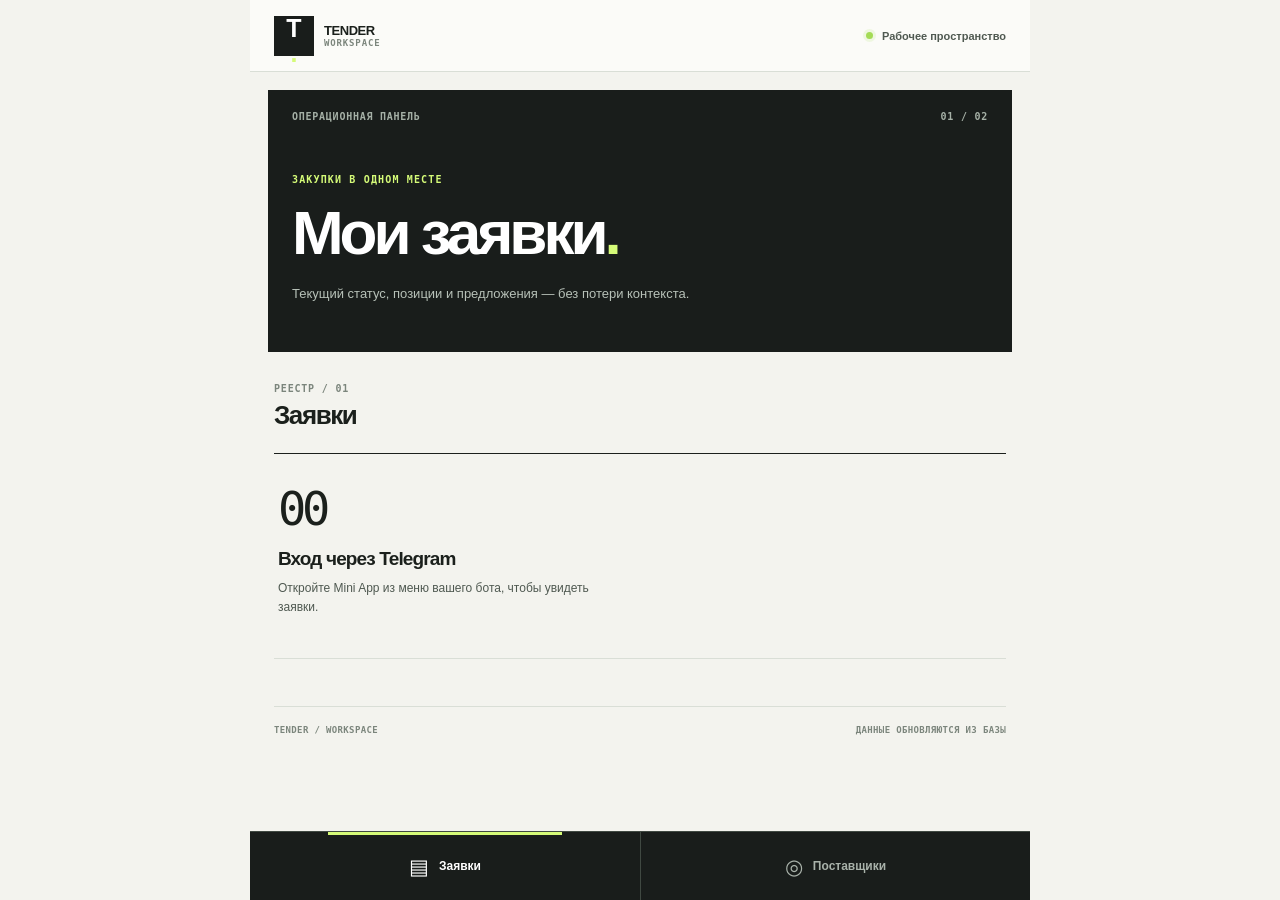
<file: mini_app/index.html>
<!doctype html>
<html lang="ru">
<head>
  <meta charset="utf-8">
  <meta name="viewport" content="width=device-width,initial-scale=1,viewport-fit=cover">
  <meta name="theme-color" content="#191d1b">
  <title>Tender — рабочее пространство</title>
  <link rel="stylesheet" href="./app.css?v=20261019-account-1">
  <script src="https://telegram.org/js/telegram-web-app.js"></script>
  <script defer src="./app.js?v=20261019-account-1"></script>
</head>
<body>
  <div class="shell">
    <header class="topbar">
      <div class="brand" aria-label="Tender">
        <span class="brand-mark">T<span>.</span></span>
        <span class="brand-name">TENDER<small>WORKSPACE</small></span>
      </div>
      <div class="account"><span class="online-dot"></span><span id="account-name">Рабочее пространство</span></div>
    </header>
    <main>
      <section class="hero">
        <div class="hero-top"><span>ОПЕРАЦИОННАЯ ПАНЕЛЬ</span><span id="page-index">01 / 02</span></div>
        <div class="hero-copy">
          <p class="eyebrow">ЗАКУПКИ В ОДНОМ МЕСТЕ</p>
          <h1><span id="page-title">Мои заявки</span><span class="hero-dot">.</span></h1>
          <p id="page-subtitle" class="subtitle">Текущий статус, позиции и предложения — без потери контекста.</p>
        </div>
        <div class="stats" aria-label="Сводка">
          <div class="stat"><span>01 / АКТИВНЫЕ</span><strong id="active-count">—</strong></div>
          <div class="stat"><span>02 / ПОЗИЦИИ</span><strong id="items-count">—</strong></div>
          <div class="stat stat-alert"><span>03 / УТОЧНИТЬ</span><strong id="attention-count">—</strong></div>
        </div>
      </section>
      <section id="whatsapp-operator" class="wa-operator" hidden aria-labelledby="wa-operator-title">
        <div class="wa-operator-head">
          <div><p class="section-kicker">КОНТРОЛЬ / WHATSAPP</p><h2 id="wa-operator-title">Аккаунт и неопределённые отправки</h2></div>
          <button id="wa-operator-refresh" class="refresh" type="button" aria-label="Обновить WhatsApp статус">↻</button>
        </div>
        <p class="data-note">Закрепление аккаунта не снимает удержание или размыкание контура. Неопределённые отправки не повторяются автоматически.</p>
        <div id="wa-account-list" aria-live="polite"></div>
      </section>
      <section class="registry">
        <div class="section-head">
          <div><p id="section-kicker" class="section-kicker">РЕЕСТР / 01</p><h2 id="list-title">Заявки</h2></div>
          <div class="section-actions"><span id="result-count"></span><button id="refresh" class="refresh" type="button" aria-label="Обновить данные" title="Обновить данные">↻</button></div>
        </div>
        <div id="controls" class="controls">
          <label class="search"><span class="search-icon" aria-hidden="true"></span><input id="search" type="search" placeholder="Поиск по заявкам и городам" autocomplete="off" aria-label="Поиск"></label>
          <div class="filter-row">
            <select id="status-filter" aria-label="Статус заявки">
              <option value="">Все статусы</option>
              <option value="draft">Черновик</option>
              <option value="needs_clarification">Нужно уточнить</option>
              <option value="ready">Готова к поиску</option>
              <option value="researching">Поиск</option>
              <option value="contacting">Поставщики</option>
              <option value="evaluating">Оценка</option>
              <option value="report_ready">Отчёт готов</option>
              <option value="selected">Выбрана</option>
              <option value="closed">Закрыта</option>
              <option value="cancelled">Отменена</option>
            </select>
            <select id="city-filter" aria-label="Город"><option value="">Все города</option></select>
          </div>
        </div>
        <div id="list" class="list" aria-live="polite"></div>
        <button id="load-more" class="load-more" type="button" hidden>ПОКАЗАТЬ ЕЩЁ <span>↓</span></button>
      </section>
      <footer class="page-foot"><span>TENDER / WORKSPACE</span><span>ДАННЫЕ ОБНОВЛЯЮТСЯ ИЗ БАЗЫ</span></footer>
    </main>
    <nav class="bottom-nav" aria-label="Разделы">
      <button class="nav-item active" data-tab="cases" type="button" aria-pressed="true"><span class="nav-symbol">▤</span><span>Заявки</span></button>
      <button class="nav-item" data-tab="suppliers" type="button" aria-pressed="false"><span class="nav-symbol">◎</span><span>Поставщики</span></button>
    </nav>
  </div>
  <dialog id="detail" class="detail">
    <div class="detail-top"><button id="close-detail" class="back" type="button" aria-label="Назад">←</button><span>КАРТОЧКА ЗАЯВКИ</span><span class="detail-top-mark">T.</span></div>
    <div id="detail-content"></div>
  </dialog>
  <div id="toast" class="toast" role="status" hidden></div>
</body>
</html>
</file>
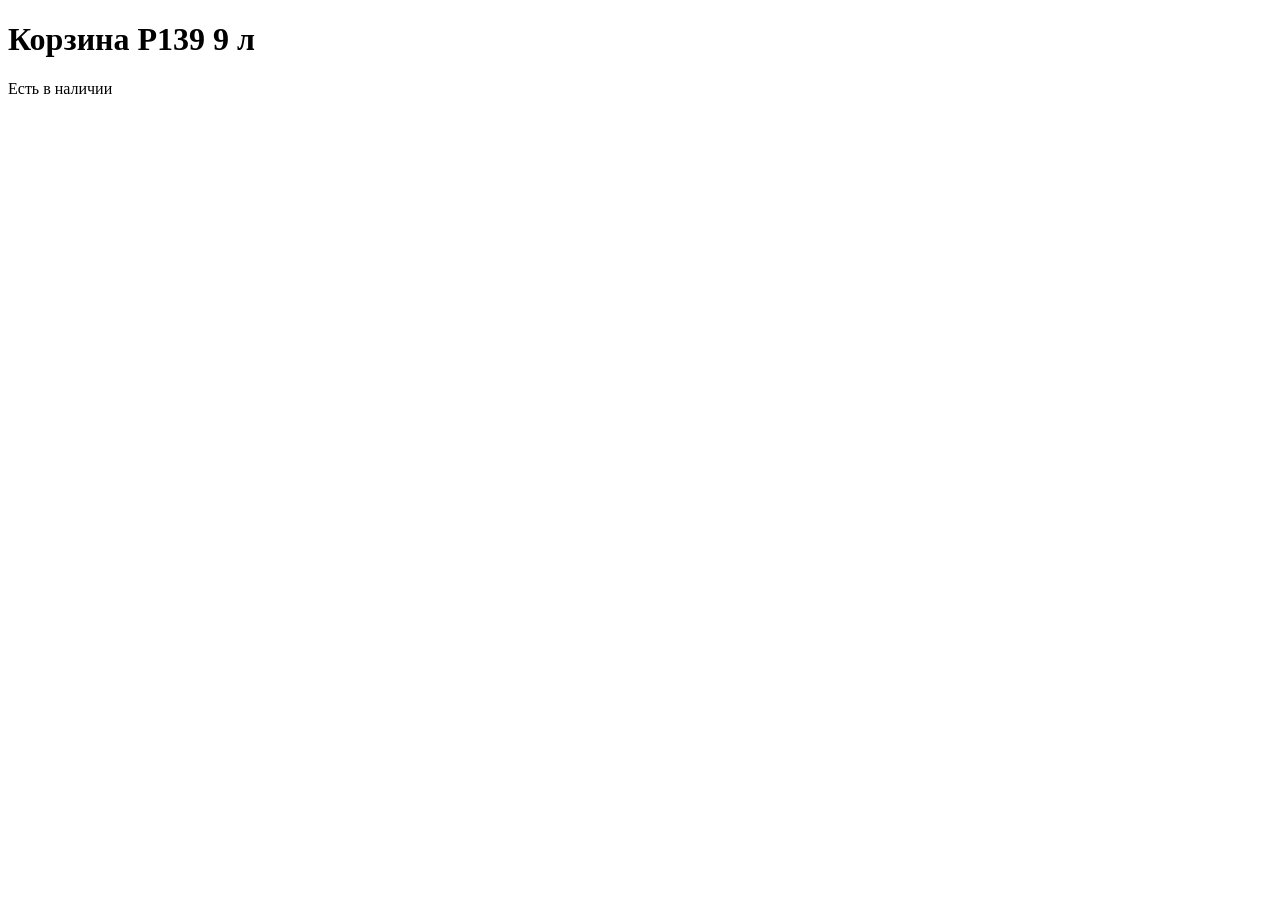
<file: tests/fixtures/product_jsonld.html>
<!doctype html>
<html lang="ru">
<head>
  <meta charset="utf-8">
  <title>Корзина P139 — тестовый магазин</title>
  <meta property="og:image" content="https://shop.example/images/p139.jpg">
  <script type="application/ld+json">
  {
    "@context": "https://schema.org",
    "@type": "Product",
    "name": "Корзина P139 9 л",
    "sku": "P139",
    "brand": {"@type": "Brand", "name": "PlasticHome"},
    "description": "Пластиковая корзина для мусора объемом 9 л",
    "image": ["https://shop.example/images/p139-main.jpg"],
    "offers": {
      "@type": "Offer",
      "price": "800",
      "priceCurrency": "KZT",
      "availability": "https://schema.org/InStock"
    }
  }
  </script>
</head>
<body><h1>Корзина P139 9 л</h1><p>Есть в наличии</p></body>
</html>
</file>
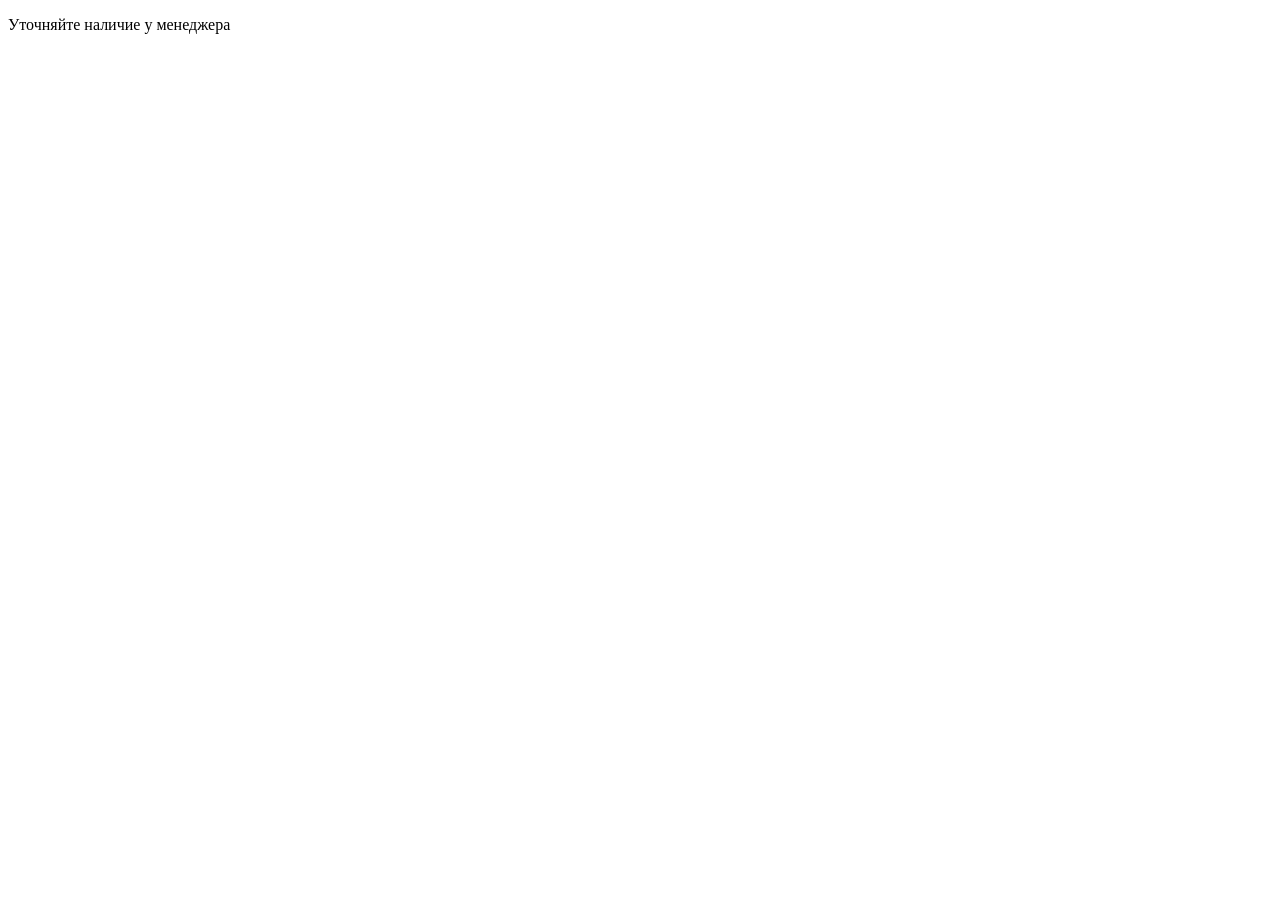
<file: tests/fixtures/product_og.html>
<!doctype html>
<html lang="ru">
<head>
  <title>Цемент ПЦ-400</title>
  <meta property="og:title" content="Цемент ПЦ-400, мешок 50 кг">
  <meta property="og:description" content="Общестроительный цемент">
  <meta property="og:image" content="/cement.jpg">
  <meta property="product:price:amount" content="2290">
  <meta property="product:price:currency" content="KZT">
</head>
<body><p>Уточняйте наличие у менеджера</p></body>
</html>
</file>
<file: mini_app/app.css>
:root {
  --paper: #f3f3ee;
  --surface: #fbfbf8;
  --ink: #1b201c;
  --ink-soft: #4f5951;
  --muted: #7b857c;
  --line: #d9ded6;
  --lime: #d5fb78;
  --dark: #191d1b;
  --dark-line: #404942;
  --danger: #a34139;
  --warning: #8a5a16;
  color: var(--ink);
  font-family: -apple-system, BlinkMacSystemFont, "Segoe UI", Arial, sans-serif;
  font-synthesis: none;
}
* { box-sizing: border-box; }
[hidden] { display: none !important; }
html { background: var(--paper); }
body { margin: 0; min-width: 320px; }
button, input, select { font: inherit; }
button { cursor: pointer; }
button:focus-visible, input:focus-visible, select:focus-visible { outline: 2px solid #71962e; outline-offset: 3px; }
.shell { max-width: 780px; min-height: 100vh; margin: auto; background: var(--paper); padding-bottom: calc(78px + env(safe-area-inset-bottom)); }
.topbar { height: 72px; padding: 0 24px; display: flex; align-items: center; justify-content: space-between; background: var(--surface); border-bottom: 1px solid var(--line); }
.brand { display: flex; align-items: center; gap: 10px; color: var(--ink); }
.brand-mark { width: 40px; height: 40px; display: grid; place-items: center; background: var(--dark); color: white; font-size: 25px; line-height: 1; font-weight: 850; letter-spacing: -.11em; padding-right: 3px; }
.brand-mark span { color: var(--lime); }
.brand-name { display: grid; gap: 2px; font-size: 13px; line-height: 1; letter-spacing: -.035em; font-weight: 850; }
.brand-name small { color: var(--muted); font: 600 9px/1 ui-monospace, SFMono-Regular, Consolas, monospace; letter-spacing: .095em; }
.account { display: flex; align-items: center; gap: 9px; color: var(--ink-soft); font-size: 11px; font-weight: 650; max-width: 46%; min-width: 0; }
.account > span:last-child { white-space: nowrap; overflow: hidden; text-overflow: ellipsis; }
.online-dot { flex: none; width: 7px; height: 7px; border-radius: 50%; background: #a4db56; box-shadow: 0 0 0 3px #a4db5626; }
.hero { background: var(--dark); color: white; margin: 18px 18px 0; padding: 20px 24px 0; }
.hero-top { display: flex; justify-content: space-between; color: #a5b0a6; font: 600 10px/1.3 ui-monospace, SFMono-Regular, Consolas, monospace; letter-spacing: .075em; }
.hero-copy { padding: 50px 0 47px; }
.eyebrow { margin: 0 0 15px; color: var(--lime); font: 600 10px/1.3 ui-monospace, SFMono-Regular, Consolas, monospace; letter-spacing: .115em; }
h1 { margin: 0; font-size: clamp(38px, 9vw, 62px); line-height: 1.04; font-weight: 760; letter-spacing: -.065em; }
.hero-dot { color: var(--lime); }
.subtitle { max-width: 490px; margin: 18px 0 0; color: #b7c1b8; font-size: 13px; line-height: 1.65; }
.stats { display: grid; grid-template-columns: repeat(3, 1fr); border-top: 1px solid var(--dark-line); }
.stat { min-height: 101px; padding: 18px 12px 20px 0; display: flex; flex-direction: column; justify-content: space-between; }
.stat + .stat { border-left: 1px solid var(--dark-line); padding-left: 19px; }
.stat span { color: #aab4aa; font: 600 9px/1.3 ui-monospace, SFMono-Regular, Consolas, monospace; letter-spacing: .065em; }
.stat strong { color: white; font-size: 33px; line-height: 1; letter-spacing: -.07em; font-weight: 650; }
.stat-alert strong { color: var(--lime); }
.registry { margin: 0 18px; padding: 30px 6px 0; }
.section-head { display: flex; justify-content: space-between; align-items: end; gap: 12px; margin-bottom: 22px; }
.section-kicker { margin: 0 0 6px; font: 650 10px/1.3 ui-monospace, SFMono-Regular, Consolas, monospace; letter-spacing: .08em; color: var(--muted); }
.section-head h2 { margin: 0; font-size: 26px; line-height: 1.15; letter-spacing: -.055em; font-weight: 740; }
.section-actions { display: flex; align-items: center; gap: 13px; color: var(--muted); font: 600 10px ui-monospace, SFMono-Regular, Consolas, monospace; white-space: nowrap; }
.refresh { width: 38px; height: 38px; border: 1px solid var(--ink); background: none; color: var(--ink); font-size: 22px; line-height: 1; transition: background .15s, color .15s; }
.refresh:hover { background: var(--ink); color: white; }
.controls { margin-bottom: 22px; }
.search { display: flex; height: 54px; align-items: center; gap: 14px; background: var(--surface); border: 1px solid var(--ink); padding: 0 17px; }
.search:focus-within { box-shadow: inset 0 -3px var(--lime); }
.search input { min-width: 0; width: 100%; height: 100%; border: 0; outline: 0; background: none; font-size: 13px; color: var(--ink); }
.search input::placeholder { color: #879087; }
.search-icon { width: 15px; height: 15px; border: 1.8px solid var(--ink); border-radius: 50%; position: relative; flex: none; }
.search-icon::after { content: ""; width: 7px; height: 1.8px; background: var(--ink); position: absolute; right: -5px; bottom: -2px; transform: rotate(45deg); }
.filter-row { display: flex; gap: 9px; margin-top: 9px; }
.filter-row select { appearance: none; min-width: 0; height: 44px; flex: 1; color: var(--ink); background: var(--surface); border: 1px solid var(--line); border-radius: 0; padding: 0 31px 0 14px; font-size: 11px; font-weight: 650; background-image: linear-gradient(45deg, transparent 50%, var(--ink-soft) 50%), linear-gradient(135deg, var(--ink-soft) 50%, transparent 50%); background-position: calc(100% - 17px) 19px, calc(100% - 12px) 19px; background-size: 5px 5px; background-repeat: no-repeat; }
.filter-row select:focus { border-color: var(--ink); }
.list { border-top: 1px solid var(--ink); }
.record { width: 100%; display: grid; grid-template-columns: 42px minmax(0, 1fr) 14px; gap: 15px; text-align: left; align-items: start; border: 0; border-bottom: 1px solid var(--line); background: transparent; color: var(--ink); padding: 20px 4px 20px 0; transition: background .15s, padding .15s; }
button.record:hover { background: #e8ebdf; padding-left: 8px; }
.record-index { padding-top: 3px; color: var(--muted); font: 600 10px/1.5 ui-monospace, SFMono-Regular, Consolas, monospace; }
.record-body { min-width: 0; }
.record-title { display: block; font-size: 15px; font-weight: 720; line-height: 1.35; letter-spacing: -.035em; overflow-wrap: anywhere; }
.record-meta { display: flex; flex-wrap: wrap; gap: 5px 8px; color: var(--ink-soft); font-size: 11px; line-height: 1.4; margin-top: 9px; }
.record-meta span + span::before { content: "/"; color: #afb7ac; margin-right: 8px; }
.record-bottom { display: flex; justify-content: space-between; align-items: center; gap: 10px; margin-top: 17px; color: var(--muted); font: 600 10px/1.4 ui-monospace, SFMono-Regular, Consolas, monospace; }
.record-arrow { color: var(--ink); font-size: 20px; font-weight: 350; line-height: 1; }
.badge { display: inline-flex; align-items: center; min-height: 23px; border: 1px solid #b6cabc; background: #eaf1e6; color: #385a40; padding: 3px 8px; font: 700 10px/1.2 -apple-system, BlinkMacSystemFont, "Segoe UI", Arial, sans-serif; white-space: nowrap; }
.badge.warn { border-color: #e6c998; background: #f8edcf; color: var(--warning); }
.badge.mute { border-color: #cdd2c9; background: #e9ebe5; color: #5d665c; }
.badge.danger { border-color: #e1bdb6; background: #f5e6e3; color: var(--danger); }
.empty { padding: 31px 4px 40px; border-bottom: 1px solid var(--line); }
.empty-symbol { display: block; color: var(--ink); font: 500 47px/1 ui-monospace, SFMono-Regular, Consolas, monospace; letter-spacing: -.09em; margin-bottom: 16px; }
.empty h3 { margin: 0 0 8px; font-size: 19px; line-height: 1.2; letter-spacing: -.045em; }
.empty p { margin: 0; max-width: 320px; color: var(--ink-soft); font-size: 12px; line-height: 1.65; }
.load-more { display: flex; align-items: center; justify-content: space-between; width: 100%; min-height: 48px; margin-top: 14px; padding: 0 15px; border: 1px solid var(--ink); background: transparent; color: var(--ink); font: 650 11px ui-monospace, SFMono-Regular, Consolas, monospace; letter-spacing: .06em; }
.load-more:hover { background: var(--lime); }
.load-more span { font-size: 20px; line-height: 1; }
.page-foot { display: flex; justify-content: space-between; gap: 12px; margin: 47px 24px 0; padding: 17px 0; border-top: 1px solid var(--line); color: var(--muted); font: 600 9px/1.4 ui-monospace, SFMono-Regular, Consolas, monospace; letter-spacing: .04em; }
.bottom-nav { position: fixed; z-index: 10; left: 50%; bottom: 0; transform: translateX(-50%); display: grid; grid-template-columns: 1fr 1fr; width: min(100%, 780px); min-height: calc(69px + env(safe-area-inset-bottom)); padding-bottom: env(safe-area-inset-bottom); background: var(--dark); border-top: 1px solid var(--dark-line); }
.nav-item { display: flex; align-items: center; justify-content: center; gap: 10px; position: relative; border: 0; background: transparent; color: #a9b2aa; font-size: 12px; font-weight: 650; }
.nav-item + .nav-item { border-left: 1px solid var(--dark-line); }
.nav-item.active { color: white; }
.nav-item.active::before { content: ""; position: absolute; top: 0; left: 20%; right: 20%; height: 3px; background: var(--lime); }
.nav-symbol { font-size: 21px; line-height: 1; font-weight: 400; }
.detail { position: fixed; inset: 0; width: min(100%, 780px); max-width: 780px; height: 100%; max-height: none; margin: auto; padding: 0; border: 0; background: var(--paper); color: var(--ink); overflow: auto; }
.detail::backdrop { background: #0c100cba; }
.detail-top { height: 62px; display: flex; align-items: center; gap: 12px; padding: 0 22px; background: var(--dark); color: white; font: 650 10px ui-monospace, SFMono-Regular, Consolas, monospace; letter-spacing: .07em; }
.detail-top-mark { margin-left: auto; color: var(--lime); font-size: 22px; font-weight: 850; letter-spacing: -.08em; }
.back { width: 35px; height: 35px; padding: 0; border: 1px solid var(--dark-line); background: transparent; color: white; font-size: 22px; line-height: 1; }
.detail-body { padding: 24px 22px 55px; }
.detail-body > .badge { margin: 0 0 20px; }
.detail-body h2 { margin: 0 0 9px; font-size: 30px; line-height: 1.14; letter-spacing: -.065em; }
.detail-sub { margin: 0 0 24px; color: var(--ink-soft); font-size: 12px; line-height: 1.5; }
.info-grid { display: grid; grid-template-columns: 1fr 1fr; border-top: 1px solid var(--ink); border-bottom: 1px solid var(--line); }
.info-cell { min-height: 79px; padding: 16px 10px 12px 0; border-bottom: 1px solid var(--line); }
.info-cell:nth-child(even) { padding-left: 16px; border-left: 1px solid var(--line); }
.info-cell:nth-last-child(-n+2) { border-bottom: 0; }
.info-cell small { display: block; margin-bottom: 8px; color: var(--muted); font: 650 10px ui-monospace, SFMono-Regular, Consolas, monospace; text-transform: uppercase; }
.info-cell strong { font-size: 12px; font-weight: 700; }
.detail-body h3 { margin: 29px 0 0; padding-bottom: 10px; border-bottom: 1px solid var(--ink); font-size: 16px; letter-spacing: -.035em; }
.detail-options { display: flex; flex-wrap: wrap; align-items: center; gap: 8px; margin-top: 18px; }
.detail-options > span { width: 100%; color: var(--muted); font: 650 10px ui-monospace, SFMono-Regular, Consolas, monospace; letter-spacing: .06em; }
.detail-option { display: inline-flex; align-items: center; gap: 7px; min-height: 34px; padding: 0 9px; border: 1px solid var(--line); background: var(--surface); font-size: 11px; font-weight: 650; }
.detail-option input { accent-color: #597a20; }
.field-options { width: 100%; border: 1px solid var(--line); background: var(--surface); }
.field-options summary { cursor: pointer; padding: 10px 12px; font-size: 11px; font-weight: 700; }
.field-options-grid { display: flex; flex-wrap: wrap; gap: 7px; max-height: 220px; overflow: auto; padding: 0 10px 12px; }
.item-card { padding: 17px 0; border-bottom: 1px solid var(--line); }
.item-head { display: flex; justify-content: space-between; gap: 10px; align-items: flex-start; font-size: 13px; line-height: 1.45; font-weight: 700; }
.item-head .badge { flex: none; max-width: 100%; white-space: normal; overflow-wrap: anywhere; }
.item-statuses { display: flex; min-width: 0; max-width: 100%; flex-wrap: wrap; justify-content: end; gap: 5px; }
.delivery-badge { background: #d5fb78; color: #253315; }
.delivery-section { margin-top: 22px; }
.delivery-entry { margin-top: 12px; border-color: var(--ink); }
.delivery-cargo { max-height: 225px; overflow: auto; border: 1px solid var(--line); background: white; }
.delivery-cargo-row { display: grid; grid-template-columns: minmax(0,1fr) 105px; align-items: center; gap: 10px; padding: 8px; border-bottom: 1px solid var(--line); font-size: 11px; }
.delivery-cargo-row:last-child { border-bottom: 0; }
.delivery-cargo-row input { width: 100%; min-width: 0; height: 32px; padding: 0 6px; border: 1px solid var(--line); }
.delivery-cargo-row select { grid-column: 1 / -1; width: 100%; min-width: 0; height: 32px; padding: 0 6px; border: 1px solid var(--line); background: white; font-size: 11px; }
.delivery-card { margin-top: 12px; padding: 13px; border: 1px solid var(--line); background: var(--surface); }
.delivery-card-head { display: flex; align-items: start; justify-content: space-between; gap: 10px; font-size: 12px; }
.delivery-card .record-meta { margin: 9px 0; }
.delivery-actions { margin-top: 12px; flex-wrap: wrap; }
.closure-panel { margin-top: 22px; padding: 0 0 16px; border-bottom: 1px solid var(--line); }
.closure-panel h3 { margin-top: 0; }
.closure-finance { margin: 10px 0; }
.closure-issues { max-height: 250px; overflow: auto; padding: 12px; border: 1px solid #ddbcae; background: #fff7f2; font-size: 11px; }
.closure-issues strong { color: var(--danger); }
.closure-issues p { margin: 8px 0 0; line-height: 1.5; }
.closure-ready { padding: 10px 12px; background: #e8f5d5; font-size: 11px; font-weight: 700; }
.closure-panel .entry-submit { margin-top: 10px; }
.purchase-lines { max-height: 270px; overflow: auto; border: 1px solid var(--line); background: white; }
.purchase-line { padding: 10px; border-bottom: 1px solid var(--line); }
.purchase-line:last-child { border-bottom: 0; }
.purchase-line > strong { display: block; margin-bottom: 7px; font-size: 11px; }
.purchase-line-controls { display: grid; grid-template-columns: 1fr 1fr; gap: 6px; }
.purchase-line-controls input,.purchase-line-controls select { width: 100%; min-width: 0; min-height: 34px; padding: 0 6px; border: 1px solid var(--line); background: white; font-size: 11px; }
.purchase-line-controls select { grid-column: 1 / -1; }
.item-spec { margin: 9px 0 0; color: var(--ink-soft); font-size: 11px; line-height: 1.55; white-space: pre-wrap; }
.item-field { display: grid; grid-template-columns: minmax(105px, 39%) minmax(0, 1fr); gap: 12px; padding: 8px 0; border-bottom: 1px solid var(--line); font-size: 11px; line-height: 1.5; }
.item-field span { color: var(--muted); }
.item-field strong { font-weight: 650; white-space: pre-wrap; overflow-wrap: anywhere; }
.item-tender-price { display: flex; align-items: end; gap: 8px; margin: 10px 0;
  padding: 10px; border: 1px solid var(--line); background: var(--surface); }
.item-tender-price label { display: grid; gap: 5px; flex: 1; font-size: 10px; font-weight: 700; }
.item-tender-price input { width: 100%; height: 38px; padding: 0 8px; border: 1px solid var(--line);
  background: white; color: var(--ink); font-size: 12px; }
.item-tender-price button { min-height: 38px; padding: 0 10px; }
.outreach-drafts { margin: 16px 0; border: 1px solid var(--line); background: var(--surface); }
.outreach-drafts > summary { cursor: pointer; padding: 12px; font-size: 12px; font-weight: 750; }
.outreach-drafts-content { padding: 0 12px 12px; max-height: 470px; overflow: auto; }
.outreach-controls { display: flex; gap: 8px; position: sticky; top: 0; z-index: 1;
  padding: 8px 0; background: var(--surface); }
.outreach-controls button { padding: 0 10px; }
.outreach-draft { display: grid; grid-template-columns: 20px minmax(0,1fr); gap: 8px;
  padding: 9px 0; border-top: 1px solid var(--line); }
.outreach-draft input { margin-top: 3px; }
.outreach-draft-text strong,.outreach-draft-text small { display: block; }
.outreach-draft-text small { margin-top: 3px; color: var(--muted); }
.outreach-draft-text p { margin: 7px 0 0; white-space: pre-wrap; line-height: 1.45; }
.item-offers { margin-top: 12px; }
.offer-section-title { margin: 14px 0 4px; font-size: 12px; color: var(--ink); }
.other-offers { margin-top: 14px; border: 1px solid var(--line); }
.other-offers > summary { cursor: pointer; min-height: 39px; display: flex; align-items: center;
  padding: 0 12px; background: var(--dark); color: white; font-size: 11px; font-weight: 700; }
.other-offers[open] > summary { background: #394438; }
.other-offers .offer-list { padding: 0 10px 10px; }
.offer-rank { padding: 3px 7px; background: #cce7aa; color: #223a1b; font-weight: 800; }
.offer-blockers { margin: 9px 0 0; color: #814c24; }
.offer-ready { margin: 9px 0 0; color: #315e2a; font-weight: 700; }
.technical-review { margin-top: 9px; border: 1px solid var(--line); background: white; }
.technical-review > summary { cursor: pointer; padding: 9px 10px; font-weight: 700; }
.technical-review > .data-note { padding: 0 10px; white-space: pre-wrap; }
.technical-assistant { padding: 10px; border-top: 1px solid var(--line); background: var(--surface); }
.technical-assistant > .data-note { margin: 8px 0; }
.item-requirements-panel { margin-top: 9px; border: 1px solid var(--line); background: var(--surface); }
.item-requirements-panel > summary { cursor: pointer; padding: 10px; font-size: 11px; font-weight: 700; }
.item-requirements-panel > .data-note { margin: 0; padding: 0 10px 9px; font-size: 11px; line-height: 1.5; }
.item-requirements-list { display: grid; gap: 8px; margin: 0; padding: 0 10px 10px; list-style: none; }
.item-requirement-row { display: grid; gap: 4px; padding: 8px; border-left: 2px solid #a8c860; background: white; font-size: 11px; overflow-wrap: anywhere; }
.item-requirement-row small { color: var(--muted); font-size: 10px; line-height: 1.45; }
.item-requirement-form { display: grid; gap: 9px; padding: 10px; border-top: 1px solid var(--line); }
.item-requirement-form .entry-field { display: grid; gap: 5px; font-size: 10px; font-weight: 650; }
.item-requirement-form input, .item-requirement-form select { min-width: 0; width: 100%; min-height: 39px; padding: 8px; border: 1px solid var(--line); background: white; color: var(--ink); font-size: 12px; }
.item-requirement-hard { display: flex; gap: 8px; align-items: center; font-size: 11px; }
.item-requirement-hard input { width: 18px; min-height: 18px; accent-color: #597a20; }
.technical-suggestions { display: grid; gap: 8px; }
.technical-suggestion { padding: 9px; border: 1px solid var(--line); background: white;
  overflow-wrap: anywhere; }
.technical-suggestion p { margin: 6px 0; }
.technical-suggestion blockquote { margin: 8px 0; padding: 7px 9px; border-left: 3px solid var(--ink);
  background: var(--surface); white-space: pre-wrap; }
.technical-suggestion button { min-height: 34px; }
.technical-check { display: grid; gap: 6px; padding: 10px; border-top: 1px solid var(--line); }
.technical-check > strong { font-size: 11px; }
.technical-note { width: 100%; min-height: 64px; border: 1px solid var(--line); padding: 8px;
  background: var(--surface); color: var(--ink); font: inherit; resize: vertical; }
.technical-actions { display: flex; flex-wrap: wrap; gap: 6px; }
.technical-actions button { min-height: 34px; padding: 0 10px; }
.item-offers summary { cursor: pointer; min-height: 39px; display: flex; align-items: center; padding: 0 12px; background: var(--dark); color: white; font-size: 11px; font-weight: 700; }
.item-offers[open] summary { background: #394438; }
.item-expenses { margin-top: 10px; border: 1px solid var(--line); }
.item-expenses summary { cursor: pointer; padding: 10px 12px; background: var(--surface); font-size: 11px; font-weight: 700; }
.item-expenses .item-field { padding: 8px 12px; }
.offer-search { width: 100%; height: 39px; margin-top: 8px; padding: 0 11px; border: 1px solid var(--line); background: var(--surface); font-size: 11px; }
.item-filter { display: grid; grid-template-columns: minmax(0, 1fr) 155px; gap: 8px; align-items: center; margin: 12px 0 3px; }
.item-search { margin-top: 0; }
.item-filter-select { width: 100%; height: 39px; padding: 0 9px; border: 1px solid var(--line); background: var(--surface); color: var(--ink); font-size: 11px; }
.item-filter .data-note { grid-column: 1 / -1; margin: 0; }
@media (max-width: 520px) { .item-filter { grid-template-columns: 1fr; } .item-filter .data-note { grid-column: 1; } }
.offer-top { display: flex; align-items: start; justify-content: space-between; gap: 9px; }
.offer-product { color: var(--ink-soft); font-size: 11px; }
.offer-source { display: inline-block; margin-top: 8px; color: #3c6532; font-weight: 700; text-decoration: underline; text-underline-offset: 2px; }
.supplier-details { margin-top: 9px; border: 1px solid var(--line); background: var(--surface); color: var(--ink); }
.supplier-details summary { cursor: pointer; padding: 9px 10px; font-size: 11px; font-weight: 700; }
.supplier-details-content { display: grid; gap: 9px; padding: 10px; border-top: 1px solid var(--line); overflow-wrap: anywhere; }
.supplier-contact,.supplier-conversation { display: flex; flex-wrap: wrap; gap: 6px 10px; padding: 8px 0; border-top: 1px solid var(--line); }
.supplier-contact > span,.supplier-conversation > strong { width: 100%; }
.supplier-conversation .record-meta,.supplier-conversation .data-note { width: 100%; margin: 0; }
.item-source { display: inline-block; margin-top: 9px; color: #3c6532; font-size: 11px; font-weight: 700; text-decoration: underline; text-underline-offset: 2px; }
.entry-panel { margin-top: 13px; border: 1px solid var(--line); background: var(--surface); }
.entry-panel summary { cursor: pointer; padding: 11px 13px; font-size: 11px; font-weight: 700; }
.entry-panel[open] summary { border-bottom: 1px solid var(--line); }
.expense-entry { margin-top: 19px; border-color: var(--ink); }
.entry-form { display: grid; gap: 11px; padding: 13px; }
.entry-field { display: grid; gap: 5px; min-width: 0; }
.entry-field span, .entry-label { color: var(--muted); font-size: 10px; font-weight: 700; }
.entry-field input, .entry-field select { width: 100%; min-width: 0; height: 39px; padding: 0 9px; border: 1px solid var(--line); border-radius: 0; background: white; color: var(--ink); font-size: 12px; }
.entry-field input:focus, .entry-field select:focus { border-color: var(--ink); }
.entry-submit { min-height: 42px; border: 0; background: var(--dark); color: white; font-size: 11px; font-weight: 700; }
.entry-submit:disabled { opacity: .6; cursor: wait; }
.item-research { display: grid; gap: 6px; margin-top: 12px; }
.item-research .entry-submit { padding: 0 12px; text-align: left; }
.entry-feedback { margin: 0; color: var(--danger); font-size: 11px; }
.entry-feedback:empty { display: none; }
.entry-form .data-note { margin: 0; }
.entry-actions { display: flex; gap: 8px; }
.entry-actions button { min-height: 28px; padding: 0 9px; border: 1px solid var(--line); background: white; font-size: 10px; }
.expense-items { max-height: 225px; overflow: auto; border: 1px solid var(--line); background: white; }
.expense-item { display: grid; grid-template-columns: 19px minmax(0, 1fr); align-items: center; gap: 8px; padding: 8px; border-bottom: 1px solid var(--line); font-size: 11px; }
.expense-item:last-child { border-bottom: 0; }
.expense-item:has(.manual-amount:not([hidden])) { grid-template-columns: 19px minmax(0, 1fr) 75px; }
.manual-amount { width: 100%; min-width: 0; height: 29px; padding: 0 4px; border: 1px solid var(--line); font-size: 10px; }
.data-note { margin: 10px 0; color: var(--muted); font-size: 11px; line-height: 1.5; }
.offer-line { margin-top: 13px; padding: 12px 13px; border-left: 2px solid var(--ink); background: #e8ece3; color: var(--ink-soft); font-size: 11px; line-height: 1.5; }
.offer-line strong { display: block; margin-bottom: 2px; color: var(--ink); font-size: 12px; }
.toast { position: fixed; z-index: 20; bottom: 87px; left: 50%; transform: translateX(-50%); width: max-content; max-width: 88vw; padding: 12px 17px; background: var(--dark); color: white; font-size: 12px; }
@media (max-width: 420px) {
  .topbar { height: 66px; padding: 0 17px; }
  .hero { margin: 0; padding: 17px 19px 0; }
  .hero-copy { padding: 47px 0 39px; }
  .hero-top { font-size: 9px; }
  .stat { min-height: 94px; padding: 15px 5px 16px 0; }
  .stat + .stat { padding-left: 11px; }
  .stat span { font-size: 8px; }
  .stat strong { font-size: 30px; }
  .registry { margin: 0; padding: 28px 19px 0; }
  .record { grid-template-columns: 30px minmax(0, 1fr) 12px; gap: 8px; }
  .page-foot { margin: 43px 19px 0; font-size: 8px; }
}
@media (prefers-reduced-motion: reduce) { *, *::before, *::after { scroll-behavior: auto !important; transition: none !important; } }
 .supplier-media { display: block; max-width: 100%; max-height: 480px; margin-top: 8px; }


.stage-summary { margin: 13px 0 12px; padding: 13px 0; border-top: 1px solid var(--ink); border-bottom: 1px solid var(--line); }
.case-diagnostics { margin: 12px 0; border-top: 1px solid var(--line); border-bottom: 1px solid var(--line); }
.case-diagnostics > summary { min-height: 44px; display: flex; align-items: center; cursor: pointer; color: var(--ink-soft); font-size: 14px; font-weight: 650; }
.case-diagnostics-content { padding-bottom: 6px; }
.case-diagnostics-content .data-note { font-size: 12px; }
.stage-explainer { margin: 8px 0 13px; color: var(--ink-soft); font-size: 12px; line-height: 1.5; }
.stage-filters { display: grid; grid-template-columns: repeat(auto-fit, minmax(156px, 1fr)); gap: 7px; }
.stage-filter { min-height: 44px; padding: 8px 10px; border: 1px solid var(--line); border-radius: 0; background: var(--surface); color: var(--ink); text-align: left; font-size: 12px; line-height: 1.35; font-weight: 650; }
.stage-filter:hover { border-color: var(--ink); }
.stage-filter[aria-pressed="true"] { border-color: var(--dark); background: var(--dark); color: white; }
.stage-waiting { margin: 10px 0 0; padding: 8px 0 0; border-top: 1px solid var(--line); color: var(--ink-soft); font-size: 12px; line-height: 1.45; }
.stage-groups { margin-top: 13px; border-top: 1px solid var(--ink); }
.stage-group { border-bottom: 1px solid var(--line); }
.stage-group-summary { display: flex; min-height: 52px; align-items: center; justify-content: space-between; gap: 12px; padding: 8px 2px; cursor: pointer; color: var(--ink); font-size: 14px; line-height: 1.35; font-weight: 700; }
.stage-group-summary::marker { color: var(--muted); }
.stage-group-count { flex: none; min-width: 30px; padding: 4px 7px; border: 1px solid var(--line); color: var(--ink-soft); text-align: center; font-size: 12px; font-variant-numeric: tabular-nums; }
.stage-group-items { padding-bottom: 4px; }
.stage-badge { max-width: 190px; min-height: 27px; white-space: normal; text-align: center; font-size: 12px; line-height: 1.25; }
@media (max-width: 520px) {
  .item-head { flex-direction: column; align-items: stretch; }
  .item-statuses { width: 100%; justify-content: flex-start; }
  .stage-filters { grid-template-columns: repeat(2, minmax(0, 1fr)); }
  .stage-filter { padding: 7px; }
  .stage-badge { max-width: 145px; }
}


.wa-operator { margin: 26px 18px 0; padding: 22px 16px; border: 1px solid var(--ink); background: #eef0e8; }
.wa-operator-head { display: flex; align-items: end; justify-content: space-between; gap: 12px; }
.wa-operator-head h2 { margin: 0; max-width: 460px; font-size: 21px; line-height: 1.2; letter-spacing: -.045em; }
.wa-operator > .data-note { margin: 13px 0; }
.wa-account-card { margin-top: 14px; padding: 14px 12px; border-top: 2px solid var(--ink); background: var(--paper); }
.wa-account-heading { display: grid; gap: 8px; }
.wa-account-name { overflow-wrap: anywhere; font-size: 13px; font-weight: 750; }
.wa-account-heading .badge { width: fit-content; white-space: normal; overflow-wrap: anywhere; }
.wa-account-facts { display: grid; gap: 5px; padding: 10px 0; color: var(--ink-soft); font-size: 11px; line-height: 1.45; }
.wa-account-facts p { margin: 0; overflow-wrap: anywhere; }
.wa-action { margin-top: 8px; border: 1px solid var(--line); background: var(--surface); }
.wa-action > summary { cursor: pointer; min-height: 44px; display: flex; align-items: center; padding: 8px 11px; font-size: 11px; line-height: 1.4; font-weight: 700; }
.wa-form { display: grid; gap: 10px; padding: 11px; border-top: 1px solid var(--line); }
.wa-quarantine-form { display: grid; gap: 10px; }
.wa-confirm { display: flex; align-items: start; gap: 8px; color: var(--ink-soft); font-size: 11px; line-height: 1.45; }
.wa-confirm input { margin-top: 2px; accent-color: #597a20; }
.wa-success { margin: 0; color: #385a40; font-size: 11px; line-height: 1.45; }
@media (max-width: 420px) {
  .wa-operator { margin: 22px 19px 0; padding: 18px 12px; }
  .wa-operator-head h2 { font-size: 19px; }
}
</file>
